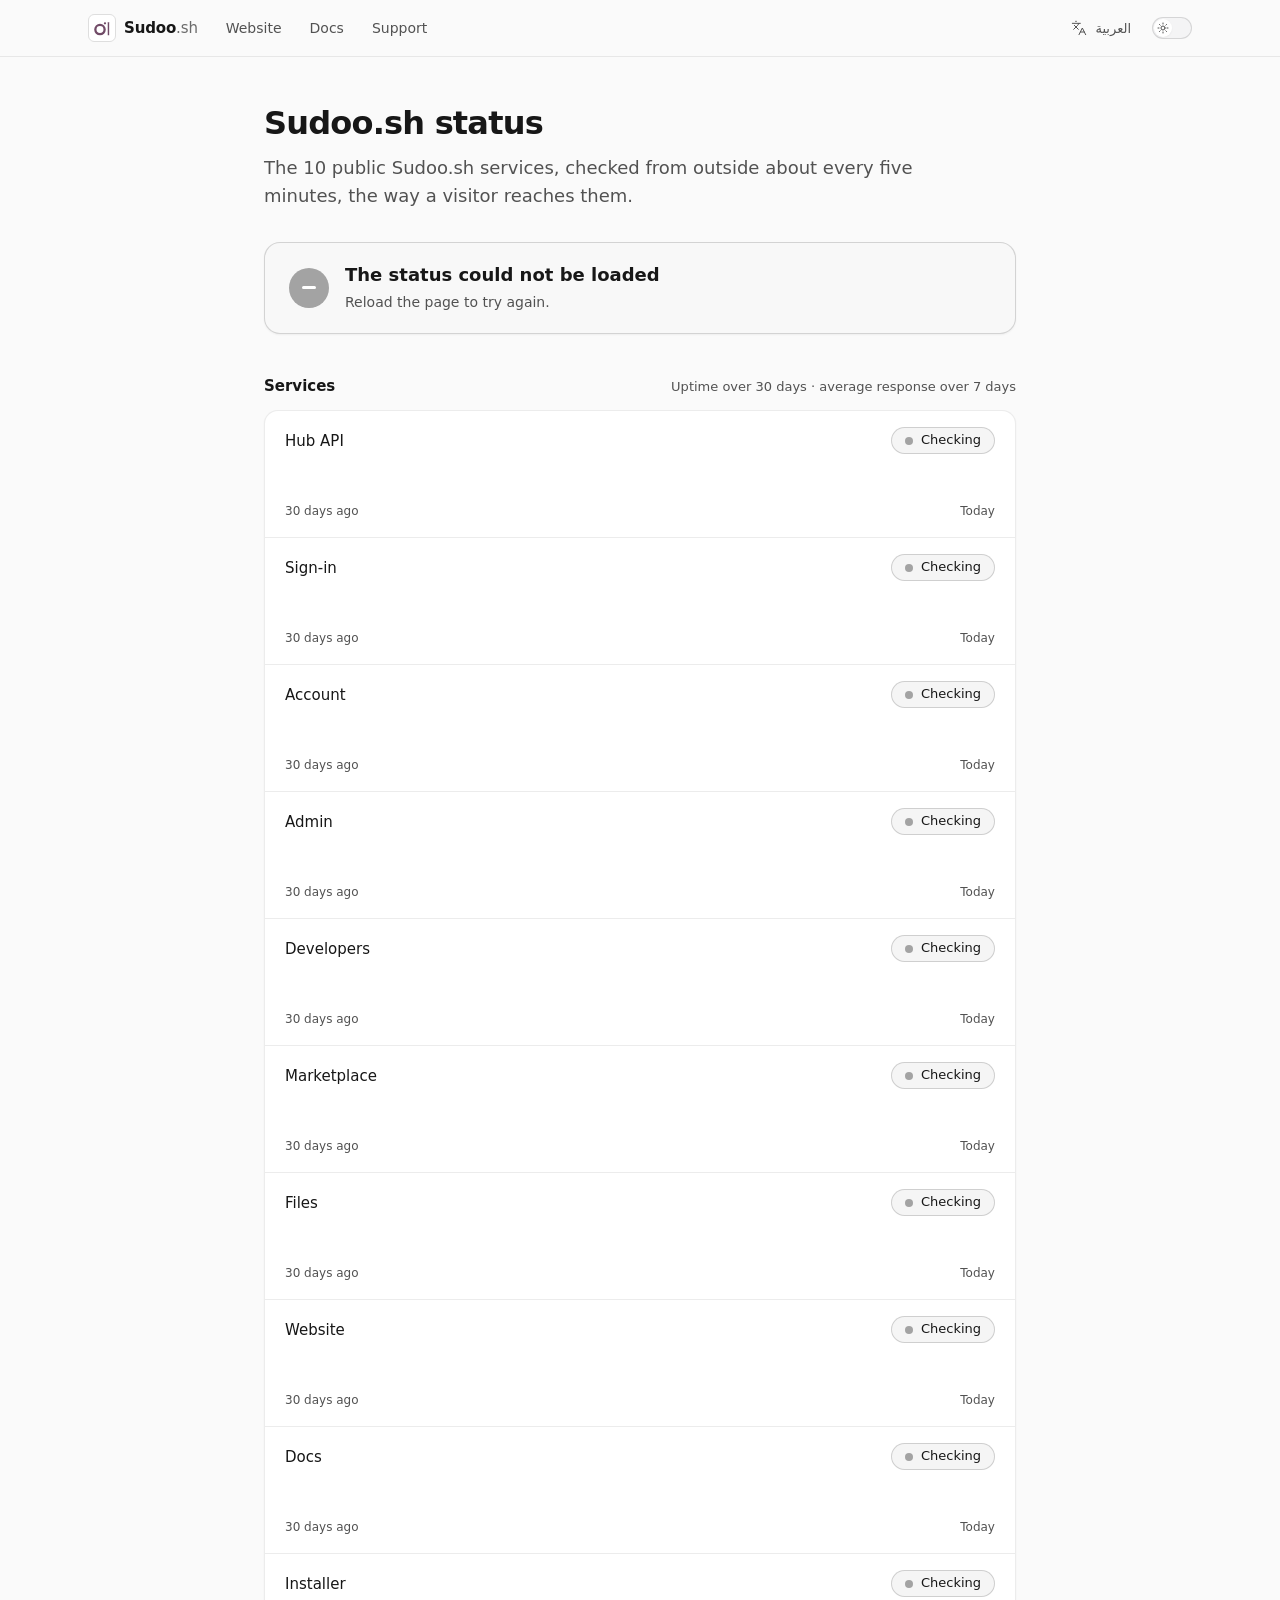
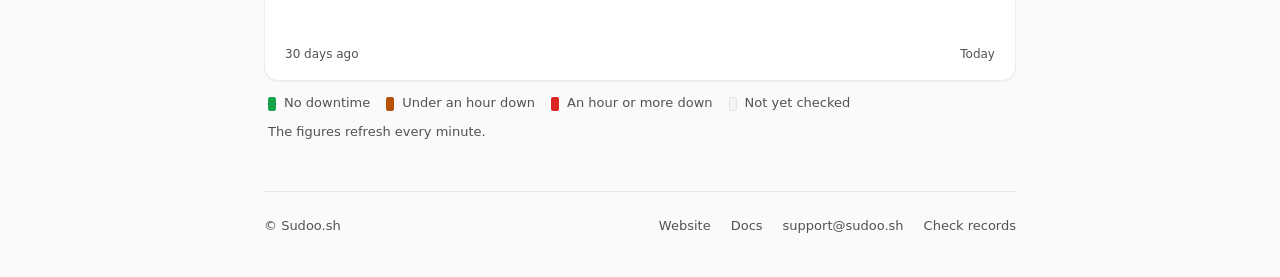
<file: index.html>
<!doctype html>
<html lang="en" dir="ltr">
  <head>
    <meta charset="utf-8" />
    <meta name="viewport" content="width=device-width, initial-scale=1" />
    <meta
      http-equiv="Content-Security-Policy"
      content="default-src 'none'; script-src 'self'; style-src 'self'; img-src 'self'; connect-src 'self' https://raw.githubusercontent.com https://api.github.com; base-uri 'none'; form-action 'none'"
    />
    <title>Sudoo.sh status</title>
    <meta
      name="description"
      content="Live status of the 10 public Sudoo.sh services: the website, docs, sign-in, account, admin, developers site, marketplace, files, installer and Hub API. Uptime over 30 days and response times."
    />
    <link rel="canonical" href="https://status.sudoo.sh/" />
    <link rel="icon" href="/favicon.svg" type="image/svg+xml" />
    <meta name="color-scheme" content="light dark" />
    <meta name="theme-color" media="(prefers-color-scheme: light)" content="#fafafa" />
    <meta name="theme-color" media="(prefers-color-scheme: dark)" content="#141415" />
    <meta name="referrer" content="strict-origin-when-cross-origin" />
    <script src="/sudoo-boot.js"></script>
    <link rel="stylesheet" href="/sudoo-status.css" />
    <link rel="preconnect" href="https://raw.githubusercontent.com" crossorigin />
    <script src="/sudoo-status.js" defer></script>
  </head>
  <body>
    <a class="skip" href="#main"><span lang="en">Skip to the status</span><span lang="ar">انتقل إلى الحالة</span></a>
    <header class="site-header">
      <div class="wrap site-header-inner">
        <a class="brand" href="https://sudoo.sh" dir="ltr">
          <svg class="mark" viewBox="0 0 64 64" width="28" height="28" aria-hidden="true" focusable="false">
            <rect class="mark-tile" width="64" height="64" rx="14"></rect>
            <circle class="mark-ring" cx="27.4" cy="35.6" r="10.6" fill="none" stroke-width="5.3"></circle>
            <circle class="mark-ink" cx="38.8" cy="21.3" r="2.65"></circle>
            <rect class="mark-ink" x="45.1" y="18.8" width="3.3" height="29.7" rx="0.4"></rect>
          </svg>
          <span>Sudoo<span class="tld">.sh</span></span>
        </a>
        <nav class="nav-links" aria-label="Sudoo.sh">
          <a class="nav-link" href="https://sudoo.sh"><span lang="en">Website</span><span lang="ar">الموقع</span></a>
          <a class="nav-link" href="https://docs.sudoo.sh"><span lang="en">Docs</span><span lang="ar">التوثيق</span></a>
          <a class="nav-link" href="mailto:support@sudoo.sh"><span lang="en">Support</span><span lang="ar">الدعم</span></a>
        </nav>
        <div class="header-actions">
          <button type="button" class="btn btn-ghost btn-sm switch-language" data-switch-language>
            <svg viewBox="0 0 24 24" aria-hidden="true" focusable="false"><path d="m5 8 6 6M4 14l6-6 2-3M2 5h12M7 2h1M22 22l-5-10-5 10M14 18h6"></path></svg>
            <span lang="ar">English</span><span lang="en">العربية</span>
          </button>
          <button
            type="button"
            role="switch"
            aria-checked="false"
            class="theme-switch"
            data-theme-toggle
            aria-label="Dark theme"
          >
            <span class="theme-switch-thumb">
              <span class="theme-switch-icon">
                <svg class="theme-switch-sun" viewBox="0 0 24 24" aria-hidden="true" focusable="false"><circle cx="12" cy="12" r="4"></circle><path d="M12 2v2M12 20v2M4.93 4.93l1.41 1.41M17.66 17.66l1.41 1.41M2 12h2M20 12h2M6.34 17.66l-1.41 1.41M19.07 4.93l-1.41 1.41"></path></svg>
                <svg class="theme-switch-moon" viewBox="0 0 24 24" aria-hidden="true" focusable="false"><path d="M12 3a6 6 0 0 0 9 9 9 9 0 1 1-9-9Z"></path></svg>
              </span>
            </span>
          </button>
        </div>
      </div>
    </header>
    <main id="main" class="wrap-narrow">
      <h1><span lang="en">Sudoo.sh status</span><span lang="ar">حالة Sudoo.sh</span></h1>
      <p class="lead">
        <span lang="en">The 10 public Sudoo.sh services, checked from outside about every five minutes, the way a visitor reaches them.</span>
        <span lang="ar">خدمات Sudoo.sh العامة العشر، نتحقق منها من الخارج كل خمس دقائق تقريبًا، كما يصل إليها الزائر.</span>
      </p>
      <section class="overall" data-overall="checking" aria-live="polite" aria-atomic="true">
        <span class="overall-mark" aria-hidden="true"></span>
        <div class="overall-text">
          <p class="overall-title">
            <span data-overall-text="checking"><span lang="en">Checking the services…</span><span lang="ar">جارٍ التحقق من الخدمات…</span></span>
            <span data-overall-text="up"><span lang="en">All services are working</span><span lang="ar">جميع الخدمات تعمل</span></span>
            <span data-overall-text="degraded"><span lang="en">Some services are slow</span><span lang="ar">بعض الخدمات بطيئة</span></span>
            <span data-overall-text="down"><span lang="en">Some services are down</span><span lang="ar">بعض الخدمات متوقفة</span></span>
            <span data-overall-text="unknown"><span lang="en">The status could not be loaded</span><span lang="ar">تعذّر تحميل الحالة</span></span>
          </p>
          <p class="overall-detail" data-overall-detail>&nbsp;</p>
        </div>
      </section>
      <section aria-labelledby="services-heading">
        <div class="list-head">
          <h2 id="services-heading"><span lang="en">Services</span><span lang="ar">الخدمات</span></h2>
          <span class="list-note"><span lang="en">Uptime over 30 days · average response over 7 days</span><span lang="ar">التوفر خلال 30 يومًا · متوسط الاستجابة خلال 7 أيام</span></span>
        </div>
        <ul class="services">
          <li class="service" data-slug="hub-api">
            <div class="service-head">
              <a class="name" href="/history/hub-api"><span lang="en">Hub API</span><span lang="ar">واجهة Hub البرمجية</span></a>
              <span class="time" data-field="time"></span>
              <span class="state"><span class="dot" aria-hidden="true"></span><span data-field="state"><span lang="en">Checking</span><span lang="ar">جارٍ التحقق</span></span></span>
            </div>
            <div class="days" data-field="days" role="img" aria-label="Last 30 days"></div>
            <div class="days-legend">
              <span><span lang="en">30 days ago</span><span lang="ar">قبل 30 يومًا</span></span>
              <span data-field="uptime"></span>
              <span><span lang="en">Today</span><span lang="ar">اليوم</span></span>
            </div>
          </li>
          <li class="service" data-slug="sign-in">
            <div class="service-head">
              <a class="name" href="/history/sign-in"><span lang="en">Sign-in</span><span lang="ar">تسجيل الدخول</span></a>
              <span class="time" data-field="time"></span>
              <span class="state"><span class="dot" aria-hidden="true"></span><span data-field="state"><span lang="en">Checking</span><span lang="ar">جارٍ التحقق</span></span></span>
            </div>
            <div class="days" data-field="days" role="img" aria-label="Last 30 days"></div>
            <div class="days-legend">
              <span><span lang="en">30 days ago</span><span lang="ar">قبل 30 يومًا</span></span>
              <span data-field="uptime"></span>
              <span><span lang="en">Today</span><span lang="ar">اليوم</span></span>
            </div>
          </li>
          <li class="service" data-slug="account">
            <div class="service-head">
              <a class="name" href="/history/account"><span lang="en">Account</span><span lang="ar">الحساب</span></a>
              <span class="time" data-field="time"></span>
              <span class="state"><span class="dot" aria-hidden="true"></span><span data-field="state"><span lang="en">Checking</span><span lang="ar">جارٍ التحقق</span></span></span>
            </div>
            <div class="days" data-field="days" role="img" aria-label="Last 30 days"></div>
            <div class="days-legend">
              <span><span lang="en">30 days ago</span><span lang="ar">قبل 30 يومًا</span></span>
              <span data-field="uptime"></span>
              <span><span lang="en">Today</span><span lang="ar">اليوم</span></span>
            </div>
          </li>
          <li class="service" data-slug="admin">
            <div class="service-head">
              <a class="name" href="/history/admin"><span lang="en">Admin</span><span lang="ar">الإدارة</span></a>
              <span class="time" data-field="time"></span>
              <span class="state"><span class="dot" aria-hidden="true"></span><span data-field="state"><span lang="en">Checking</span><span lang="ar">جارٍ التحقق</span></span></span>
            </div>
            <div class="days" data-field="days" role="img" aria-label="Last 30 days"></div>
            <div class="days-legend">
              <span><span lang="en">30 days ago</span><span lang="ar">قبل 30 يومًا</span></span>
              <span data-field="uptime"></span>
              <span><span lang="en">Today</span><span lang="ar">اليوم</span></span>
            </div>
          </li>
          <li class="service" data-slug="developers">
            <div class="service-head">
              <a class="name" href="/history/developers"><span lang="en">Developers</span><span lang="ar">بوابة المطوّرين</span></a>
              <span class="time" data-field="time"></span>
              <span class="state"><span class="dot" aria-hidden="true"></span><span data-field="state"><span lang="en">Checking</span><span lang="ar">جارٍ التحقق</span></span></span>
            </div>
            <div class="days" data-field="days" role="img" aria-label="Last 30 days"></div>
            <div class="days-legend">
              <span><span lang="en">30 days ago</span><span lang="ar">قبل 30 يومًا</span></span>
              <span data-field="uptime"></span>
              <span><span lang="en">Today</span><span lang="ar">اليوم</span></span>
            </div>
          </li>
          <li class="service" data-slug="marketplace">
            <div class="service-head">
              <a class="name" href="/history/marketplace"><span lang="en">Marketplace</span><span lang="ar">متجر الإضافات</span></a>
              <span class="time" data-field="time"></span>
              <span class="state"><span class="dot" aria-hidden="true"></span><span data-field="state"><span lang="en">Checking</span><span lang="ar">جارٍ التحقق</span></span></span>
            </div>
            <div class="days" data-field="days" role="img" aria-label="Last 30 days"></div>
            <div class="days-legend">
              <span><span lang="en">30 days ago</span><span lang="ar">قبل 30 يومًا</span></span>
              <span data-field="uptime"></span>
              <span><span lang="en">Today</span><span lang="ar">اليوم</span></span>
            </div>
          </li>
          <li class="service" data-slug="files">
            <div class="service-head">
              <a class="name" href="/history/files"><span lang="en">Files</span><span lang="ar">الملفات</span></a>
              <span class="time" data-field="time"></span>
              <span class="state"><span class="dot" aria-hidden="true"></span><span data-field="state"><span lang="en">Checking</span><span lang="ar">جارٍ التحقق</span></span></span>
            </div>
            <div class="days" data-field="days" role="img" aria-label="Last 30 days"></div>
            <div class="days-legend">
              <span><span lang="en">30 days ago</span><span lang="ar">قبل 30 يومًا</span></span>
              <span data-field="uptime"></span>
              <span><span lang="en">Today</span><span lang="ar">اليوم</span></span>
            </div>
          </li>
          <li class="service" data-slug="website">
            <div class="service-head">
              <a class="name" href="/history/website"><span lang="en">Website</span><span lang="ar">الموقع</span></a>
              <span class="time" data-field="time"></span>
              <span class="state"><span class="dot" aria-hidden="true"></span><span data-field="state"><span lang="en">Checking</span><span lang="ar">جارٍ التحقق</span></span></span>
            </div>
            <div class="days" data-field="days" role="img" aria-label="Last 30 days"></div>
            <div class="days-legend">
              <span><span lang="en">30 days ago</span><span lang="ar">قبل 30 يومًا</span></span>
              <span data-field="uptime"></span>
              <span><span lang="en">Today</span><span lang="ar">اليوم</span></span>
            </div>
          </li>
          <li class="service" data-slug="docs">
            <div class="service-head">
              <a class="name" href="/history/docs"><span lang="en">Docs</span><span lang="ar">التوثيق</span></a>
              <span class="time" data-field="time"></span>
              <span class="state"><span class="dot" aria-hidden="true"></span><span data-field="state"><span lang="en">Checking</span><span lang="ar">جارٍ التحقق</span></span></span>
            </div>
            <div class="days" data-field="days" role="img" aria-label="Last 30 days"></div>
            <div class="days-legend">
              <span><span lang="en">30 days ago</span><span lang="ar">قبل 30 يومًا</span></span>
              <span data-field="uptime"></span>
              <span><span lang="en">Today</span><span lang="ar">اليوم</span></span>
            </div>
          </li>
          <li class="service" data-slug="installer">
            <div class="service-head">
              <a class="name" href="/history/installer"><span lang="en">Installer</span><span lang="ar">المثبّت</span></a>
              <span class="time" data-field="time"></span>
              <span class="state"><span class="dot" aria-hidden="true"></span><span data-field="state"><span lang="en">Checking</span><span lang="ar">جارٍ التحقق</span></span></span>
            </div>
            <div class="days" data-field="days" role="img" aria-label="Last 30 days"></div>
            <div class="days-legend">
              <span><span lang="en">30 days ago</span><span lang="ar">قبل 30 يومًا</span></span>
              <span data-field="uptime"></span>
              <span><span lang="en">Today</span><span lang="ar">اليوم</span></span>
            </div>
          </li>
        </ul>
        <div class="list-foot">
          <p class="key" aria-hidden="true">
            <span class="key-item"><span class="day" data-day="ok"></span><span lang="en">No downtime</span><span lang="ar">بلا توقف</span></span>
            <span class="key-item"><span class="day" data-day="minor"></span><span lang="en">Under an hour down</span><span lang="ar">توقف أقل من ساعة</span></span>
            <span class="key-item"><span class="day" data-day="major"></span><span lang="en">An hour or more down</span><span lang="ar">توقف ساعة أو أكثر</span></span>
            <span class="key-item"><span class="day" data-day="none"></span><span lang="en">Not yet checked</span><span lang="ar">قبل بدء التحقق</span></span>
          </p>
          <p class="updated" data-updated><span lang="en">The figures refresh every minute.</span><span lang="ar">تتحدث الأرقام كل دقيقة.</span></p>
        </div>
        <noscript><p class="updated">The figures need JavaScript. Each service's history page works without it.</p></noscript>
      </section>
      <!-- after the services, so that it never pushes them down when it appears; the summary card links to it -->
      <section class="incidents" id="incidents" aria-labelledby="incidents-heading" tabindex="-1" hidden>
        <h2 id="incidents-heading"><span lang="en">Open incidents</span><span lang="ar">حوادث مفتوحة</span></h2>
        <ul data-incidents></ul>
      </section>
    </main>
    <footer class="wrap-narrow">
      <div class="footer-inner">
        <p>© Sudoo.sh</p>
        <nav aria-label="More">
          <a href="https://sudoo.sh"><span lang="en">Website</span><span lang="ar">الموقع</span></a>
          <a href="https://docs.sudoo.sh"><span lang="en">Docs</span><span lang="ar">التوثيق</span></a>
          <a href="mailto:support@sudoo.sh">support@sudoo.sh</a>
          <a href="https://github.com/Sudoo-sh/status-page"><span lang="en">Check records</span><span lang="ar">سجلات الفحص</span></a>
        </nav>
      </div>
    </footer>
  </body>
</html>
</file>
<file: sudoo-status.css>
/* Sudoo.sh design tokens: sudoo-website/src/styles/sudoo-tokens.css, copied unchanged. Everything below uses them. */
/* Sudoo.sh design tokens: the same values as the panel (odoo-instance-manager/web/src/styles/_tokens.scss).
   Copied unchanged into every Sudoo.sh web property; change them there first, then copy again.
   Light by default; dark follows the system, or [data-theme="dark"|"light"] on <html>. */

:root {
  color-scheme: light;

  /* brand: one accent, and the shade used for text and lines drawn in it */
  --accent: #714b67;
  --accent-ink: #5f3d56;
  --on-accent: #ffffff;
  --accent-soft: color-mix(in oklab, var(--accent) 9%, var(--surface));
  --accent-ring: color-mix(in oklab, var(--accent) 30%, transparent);

  /* graphite ramp */
  --bg: #fafafa;
  --surface: #ffffff;
  --raised: #f4f4f5;
  --hairline: rgb(23 23 23 / 0.08);
  --hairline-strong: rgb(23 23 23 / 0.14);
  --text: #171717;
  --text-2: #525252;
  --text-3: #6b6b6b; /* 4.8:1 on --raised, 5.1:1 on --bg */
  --overlay: rgb(10 10 10 / 0.4);

  /* meaning */
  --positive: #16a34a;
  --negative: #dc2626;
  --caution: #b45309;
  --working: #2563eb;
  --idle: #a3a3a3;

  /* chart series: the accent leads, the rest are quiet */
  --series-1: var(--accent);
  --series-2: #0f766e;
  --series-grid: rgb(23 23 23 / 0.06);

  /* type: the platform's own face first (SF on Apple devices, with its optical sizes), Inter elsewhere */
  --font: -apple-system, BlinkMacSystemFont, "Inter Variable", "Inter", "Segoe UI", system-ui, sans-serif;
  --mono: ui-monospace, "SF Mono", "JetBrains Mono Variable", Menlo, Consolas, monospace;
  --text-12: 0.75rem;
  --text-13: 0.8125rem;
  --text-14: 0.875rem;
  --text-15: 0.9375rem;
  --text-18: 1.125rem;
  --text-28: 1.75rem;
  --text-32: 2rem;

  /* shape */
  --radius-tag: 6px;
  --radius-control: 8px;
  --radius-card: 14px;
  --radius-panel: 16px;
  --shadow-small: 0 1px 2px rgb(0 0 0 / 0.05);
  --shadow-float: 0 8px 24px rgb(0 0 0 / 0.08), 0 1px 2px rgb(0 0 0 / 0.04);

  /* space (4px grid) */
  --s1: 4px;
  --s2: 8px;
  --s3: 12px;
  --s4: 16px;
  --s5: 20px;
  --s6: 24px;
  --s8: 32px;
  --s10: 40px;
  --s12: 48px;
  --sidebar: 256px;
  --topbar: 56px;

  /* materials: translucent chrome over the content that scrolls under it */
  --material: rgb(250 250 250 / 0.72);
  --material-blur: saturate(180%) blur(20px);

  /* motion (Emil Kowalski's standards, Apple's springs translated to curves): */
  /* ease-out for things entering and leaving, ease-in-out for things moving on screen, never ease-in */
  --ease: cubic-bezier(0.23, 1, 0.32, 1);
  --ease-move: cubic-bezier(0.77, 0, 0.175, 1);
  --ease-drawer: cubic-bezier(0.32, 0.72, 0, 1);
  --press: 160ms;
  --quick: 150ms;
  --menu: 180ms;
  --enter: 240ms;
  --sheet: 400ms;
}

@media (prefers-color-scheme: dark) {
  :root:not([data-theme="light"]) {
    color-scheme: dark;
    --accent: #c79bbd;
    --accent-ink: #d9b6d0;
    --on-accent: #1b1219;
    --bg: #141415;
    --surface: #19191b;
    --raised: #232325;
    --hairline: rgb(237 237 237 / 0.08);
    --hairline-strong: rgb(237 237 237 / 0.14);
    --text: #ededed;
    --text-2: #b4b4b9;
    --text-3: #8e8e94;
    --overlay: rgb(0 0 0 / 0.6);
    --positive: #4cc38a;
    --negative: #e5484d;
    --caution: #e0a33d;
    --working: #6c9ef5;
    --idle: #6b6b70;
    --series-2: #5eb8ae;
    --series-grid: rgb(237 237 237 / 0.06);
    --shadow-small: none;
    --shadow-float: 0 12px 32px rgb(0 0 0 / 0.5);
    --material: rgb(20 20 21 / 0.72);
  }
}
:root[data-theme="dark"] {
  color-scheme: dark;
  --accent: #c79bbd;
  --accent-ink: #d9b6d0;
  --on-accent: #1b1219;
  --bg: #141415;
  --surface: #19191b;
  --raised: #232325;
  --hairline: rgb(237 237 237 / 0.08);
  --hairline-strong: rgb(237 237 237 / 0.14);
  --text: #ededed;
  --text-2: #b4b4b9; /* 8.9:1 on --bg: body text in dark read too faint at #a1a1a6 */
  --text-3: #8e8e94; /* 4.8:1 on --raised */
  --overlay: rgb(0 0 0 / 0.6);
  --positive: #4cc38a;
  --negative: #e5484d;
  --caution: #e0a33d;
  --working: #6c9ef5;
  --idle: #6b6b70;
  --series-2: #5eb8ae;
  --series-grid: rgb(237 237 237 / 0.06);
  --shadow-small: none;
  --shadow-float: 0 12px 32px rgb(0 0 0 / 0.5);
  --material: rgb(20 20 21 / 0.72);
}

/* less see-through when asked, and firmer edges for more contrast */
@media (prefers-reduced-transparency: reduce) {
  :root {
    --material: var(--bg);
    --material-blur: none;
  }
}
@media (prefers-contrast: more) {
  :root {
    --hairline: rgb(23 23 23 / 0.3);
    --hairline-strong: rgb(23 23 23 / 0.5);
    --text-3: var(--text-2);
    --material: var(--bg);
    --material-blur: none;
  }
}

/* ------------------------------------------------------------------ status.sudoo.sh (assets/index.html) */
/* Layout, header, buttons and theme switch follow sudoo.sh (sudoo-website src/styles/global.css). No colour here
   that is not a token; tints are tokens mixed with the surface, the way the tokens build --accent-soft. */

/* one language at a time: the page's, as sudoo-boot.js set it */
html:not([lang="ar"]) [lang="ar"],
html[lang="ar"] [lang="en"] {
  display: none;
}

*,
*::before,
*::after {
  box-sizing: border-box;
}
html {
  -webkit-text-size-adjust: 100%;
  background: var(--bg);
}
body {
  margin: 0;
  background: var(--bg);
  color: var(--text);
  font-family: var(--font);
  font-size: var(--text-15);
  line-height: 1.6;
  -webkit-font-smoothing: antialiased;
  -moz-osx-font-smoothing: grayscale;
}
html[lang="ar"] body {
  line-height: 1.7;
}
a {
  color: inherit;
}
:focus-visible {
  outline: 2px solid var(--accent);
  outline-offset: 2px;
  border-radius: var(--radius-tag);
}
.sr {
  position: absolute;
  width: 1px;
  height: 1px;
  overflow: hidden;
  clip-path: inset(50%);
  white-space: nowrap;
}
.skip {
  position: absolute;
  z-index: 60;
  inset-inline-start: var(--s4);
  top: -100px;
  padding: var(--s2) var(--s4);
  border-radius: var(--radius-control);
  background: var(--surface);
  color: var(--text);
  box-shadow: var(--shadow-float);
}
.skip:focus {
  top: var(--s2);
}

.wrap,
.wrap-narrow {
  width: 100%;
  margin-inline: auto;
  padding-inline: var(--s4);
}
.wrap {
  max-width: 72rem;
}
.wrap-narrow {
  max-width: 50rem;
}
@media (min-width: 40rem) {
  .wrap,
  .wrap-narrow {
    padding-inline: var(--s6);
  }
}

/* ---------- header ---------- */

.site-header {
  position: sticky;
  top: 0;
  z-index: 50;
  background: var(--material);
  -webkit-backdrop-filter: var(--material-blur);
  backdrop-filter: var(--material-blur);
  border-bottom: 1px solid var(--hairline);
}
.site-header-inner {
  height: var(--topbar);
  display: flex;
  align-items: center;
  gap: var(--s4);
}
.brand {
  display: inline-flex;
  align-items: center;
  gap: var(--s2);
  font-weight: 600;
  font-size: var(--text-15);
  letter-spacing: -0.01em;
  color: var(--text);
  text-decoration: none;
  border-radius: var(--radius-control);
}
.brand .tld {
  color: var(--text-3);
  font-weight: 500;
}
.mark {
  flex: none;
  display: block;
  border-radius: 21.875%;
  outline: 1px solid var(--hairline-strong);
  outline-offset: -1px;
}
.mark-tile {
  fill: var(--surface);
}
.mark-ring {
  stroke: var(--accent);
}
.mark-ink {
  fill: var(--accent);
}
.nav-links {
  display: none;
  align-items: center;
  gap: var(--s1);
}
@media (min-width: 48rem) {
  .nav-links {
    display: flex;
  }
}
.nav-link {
  display: inline-flex;
  align-items: center;
  height: 32px;
  padding: 0 var(--s3);
  border-radius: var(--radius-control);
  font-size: var(--text-14);
  color: var(--text-2);
  text-decoration: none;
  transition:
    background-color var(--quick) var(--ease),
    color var(--quick) var(--ease);
}
.header-actions {
  margin-inline-start: auto;
  display: flex;
  align-items: center;
  gap: var(--s2);
}
.btn {
  display: inline-flex;
  align-items: center;
  justify-content: center;
  gap: var(--s2);
  min-height: 40px;
  padding: 0 var(--s4);
  border-radius: var(--radius-control);
  border: 1px solid transparent;
  font: inherit;
  font-size: var(--text-14);
  font-weight: 500;
  line-height: 1;
  white-space: nowrap;
  cursor: pointer;
  -webkit-tap-highlight-color: transparent;
  transition:
    transform var(--press) var(--ease),
    background-color var(--quick) var(--ease),
    color var(--quick) var(--ease);
}
.btn:active {
  transform: scale(0.97);
}
.btn svg {
  width: 16px;
  height: 16px;
  flex: none;
  fill: none;
  stroke: currentColor;
  stroke-width: 1.5;
  stroke-linecap: round;
  stroke-linejoin: round;
}
.btn-sm {
  min-height: 32px;
  padding: 0 var(--s3);
  font-size: var(--text-13);
}
.btn-ghost {
  background: transparent;
  color: var(--text-2);
}
@media (hover: hover) and (pointer: fine) {
  .nav-link:hover,
  .btn-ghost:hover {
    color: var(--text);
    background: var(--raised);
  }
}
/* both controls keep their room until the script can run them, so nothing moves when they appear */
.switch-language:not([data-ready]),
.theme-switch:not([data-ready]) {
  visibility: hidden;
}

/* The theme switch of sudoo.sh and docs.sudoo.sh: a 40 x 22 track, an 18 px thumb with a 12 px sun or moon. The
   thumb stays on the left in Arabic too: it shows a state, not a direction. */
.theme-switch {
  position: relative;
  display: block;
  flex: none;
  width: 40px;
  height: 22px;
  padding: 0;
  border-radius: 11px;
  border: 1px solid var(--hairline-strong);
  background: var(--raised);
  cursor: pointer;
  -webkit-tap-highlight-color: transparent;
  transition:
    transform var(--press) var(--ease),
    border-color 250ms var(--ease);
}
.theme-switch::after {
  /* a 44 px target for touch, the track stays 40 x 22 */
  content: "";
  position: absolute;
  inset: -11px -2px;
}
.theme-switch:active {
  transform: scale(0.97);
}
.theme-switch:focus-visible {
  box-shadow: 0 0 0 4px var(--accent-ring);
  border-radius: 11px;
}
@media (hover: hover) and (pointer: fine) {
  .theme-switch:hover {
    border-color: var(--accent-ink);
  }
}
.theme-switch-thumb {
  position: absolute;
  top: 1px;
  left: 1px;
  width: 18px;
  height: 18px;
  border-radius: 50%;
  background: var(--surface);
  box-shadow: var(--shadow-small);
  transition: transform 520ms cubic-bezier(0.34, 1.3, 0.64, 1);
}
.theme-switch-icon {
  position: relative;
  display: block;
  width: 18px;
  height: 18px;
  border-radius: 50%;
  overflow: hidden;
}
.theme-switch-icon svg {
  position: absolute;
  top: 3px;
  left: 3px;
  width: 12px;
  height: 12px;
  fill: none;
  stroke: currentColor;
  stroke-width: 2;
  stroke-linecap: round;
  stroke-linejoin: round;
  color: var(--text-2);
}
.theme-switch-moon {
  opacity: 0;
}
:root[data-theme="dark"] .theme-switch-thumb {
  background: var(--bg);
  transform: translateX(18px) rotate(360deg);
}
:root[data-theme="dark"] .theme-switch-icon svg {
  color: var(--text);
}
:root[data-theme="dark"] .theme-switch-sun {
  opacity: 0;
}
:root[data-theme="dark"] .theme-switch-moon {
  opacity: 1;
}
@media (prefers-color-scheme: dark) {
  :root:not([data-theme="light"]) .theme-switch-thumb {
    background: var(--bg);
    transform: translateX(18px) rotate(360deg);
  }
  :root:not([data-theme="light"]) .theme-switch-icon svg {
    color: var(--text);
  }
  :root:not([data-theme="light"]) .theme-switch-sun {
    opacity: 0;
  }
  :root:not([data-theme="light"]) .theme-switch-moon {
    opacity: 1;
  }
}

/* ---------- page ---------- */

main {
  padding-block: var(--s12) var(--s12);
}
h1 {
  margin: 0;
  font-size: var(--text-32);
  font-weight: 700;
  line-height: 1.15;
  letter-spacing: -0.025em;
}
h2 {
  margin: 0;
  font-size: var(--text-15);
  font-weight: 600;
}
html[lang="ar"] :is(h1, h2, .brand) {
  letter-spacing: normal;
}
html[lang="ar"] h1 {
  line-height: 1.3;
}
.lead {
  max-width: 60ch;
  margin: var(--s3) 0 var(--s8);
  color: var(--text-2);
  font-size: var(--text-18);
  line-height: 1.55;
}
@media (max-width: 40rem) {
  main {
    padding-block-start: var(--s8);
  }
  h1 {
    font-size: var(--text-28);
  }
  .lead {
    font-size: var(--text-15);
    margin-bottom: var(--s6);
  }
}

/* the colour of a state, used by the dots, the summary card and the day bars */
.overall,
.service {
  --tone: var(--idle);
}
[data-tone="up"] {
  --tone: var(--positive);
}
[data-tone="degraded"] {
  --tone: var(--caution);
}
[data-tone="down"] {
  --tone: var(--negative);
}

.dot {
  flex: none;
  width: 8px;
  height: 8px;
  border-radius: 50%;
  background: var(--tone, var(--idle));
}

/* summary card */
.overall {
  display: flex;
  align-items: center;
  gap: var(--s4);
  min-height: 88px;
  margin-bottom: var(--s10);
  padding: var(--s5) var(--s6);
  border: 1px solid color-mix(in oklab, var(--tone) 28%, var(--hairline));
  border-radius: var(--radius-panel);
  background: color-mix(in oklab, var(--tone) 7%, var(--surface));
  box-shadow: var(--shadow-small);
}
.overall-mark {
  position: relative;
  flex: none;
  width: 40px;
  height: 40px;
  border-radius: 50%;
  background: var(--tone);
}
.overall-mark::before {
  /* a tick for up, a bar for the rest, drawn with borders so no icon file or inline style is needed */
  content: "";
  position: absolute;
  inset: 0;
  margin: auto;
  width: 14px;
  height: 3px;
  border-radius: 2px;
  background: var(--surface);
}
.overall[data-overall="up"] .overall-mark::before {
  width: 8px;
  height: 15px;
  border: solid var(--surface);
  border-width: 0 3px 3px 0;
  border-radius: 1px;
  background: none;
  transform: translateY(-2px) rotate(45deg);
}
.overall[data-overall="checking"] .overall-mark {
  background: var(--raised);
  box-shadow: inset 0 0 0 1px var(--hairline-strong);
}
.overall[data-overall="checking"] .overall-mark::before {
  background: var(--idle);
}
.overall p {
  margin: 0;
}
.overall-title {
  font-size: var(--text-18);
  font-weight: 600;
  line-height: 1.35;
}
.overall-detail {
  margin-top: var(--s1) !important;
  color: var(--text-2);
  font-size: var(--text-14);
}
/* only the sentence that matches the state */
.overall[data-overall="checking"] [data-overall-text]:not([data-overall-text="checking"]),
.overall[data-overall="up"] [data-overall-text]:not([data-overall-text="up"]),
.overall[data-overall="degraded"] [data-overall-text]:not([data-overall-text="degraded"]),
.overall[data-overall="down"] [data-overall-text]:not([data-overall-text="down"]),
.overall[data-overall="unknown"] [data-overall-text]:not([data-overall-text="unknown"]) {
  display: none;
}

/* incidents */
.incidents {
  margin-top: var(--s10);
}
.incidents:focus {
  outline: none;
}
.overall-detail a {
  color: var(--text);
  text-underline-offset: 3px;
}
.incidents ul {
  margin: var(--s3) 0 0;
  padding: 0;
  list-style: none;
}
.incidents li {
  display: flex;
  flex-wrap: wrap;
  align-items: baseline;
  gap: var(--s1) var(--s3);
  padding: var(--s3) var(--s4);
  border: 1px solid var(--hairline);
  border-inline-start: 3px solid var(--negative);
  border-radius: var(--radius-control);
  background: var(--surface);
}
.incidents li + li {
  margin-top: var(--s2);
}
.incidents a {
  font-weight: 500;
  text-decoration-color: var(--hairline-strong);
  text-underline-offset: 3px;
}
.incidents .when {
  color: var(--text-2);
  font-size: var(--text-13);
}

/* services */
.list-head {
  display: flex;
  flex-wrap: wrap;
  align-items: baseline;
  justify-content: space-between;
  gap: var(--s1) var(--s4);
  margin-bottom: var(--s3);
}
.list-note {
  color: var(--text-2);
  font-size: var(--text-13);
}
.services {
  margin: 0;
  padding: 0;
  list-style: none;
  border: 1px solid var(--hairline);
  border-radius: var(--radius-card);
  background: var(--surface);
  box-shadow: var(--shadow-small);
}
.service {
  padding: var(--s4) var(--s5);
}
.service + .service {
  border-top: 1px solid var(--hairline);
}
.service-head {
  display: flex;
  align-items: center;
  gap: var(--s3);
  margin-bottom: var(--s3);
}
.service .name {
  margin-inline-end: auto;
  font-weight: 500;
  text-decoration: none;
  overflow-wrap: anywhere;
}
.service .name:hover {
  text-decoration: underline;
  text-decoration-color: var(--hairline-strong);
  text-underline-offset: 3px;
}
.service .time {
  color: var(--text-2);
  font-family: var(--mono);
  font-size: var(--text-12);
  font-variant-numeric: tabular-nums;
  white-space: nowrap;
}
.service .state {
  display: inline-flex;
  align-items: center;
  gap: var(--s2);
  min-width: 6.5rem;
  justify-content: center;
  padding: 2px var(--s3);
  border: 1px solid color-mix(in oklab, var(--tone) 30%, var(--hairline));
  border-radius: 999px;
  background: color-mix(in oklab, var(--tone) 10%, var(--surface));
  color: var(--text);
  font-size: var(--text-13);
  font-weight: 500;
  white-space: nowrap;
}

/* thirty days, oldest first (on the right in Arabic) */
.days {
  display: grid;
  grid-template-columns: repeat(30, minmax(0, 1fr));
  gap: 3px;
  height: 28px;
}
.day {
  display: block;
  min-width: 0;
  border-radius: 2px;
  background: var(--raised);
  box-shadow: inset 0 0 0 1px var(--hairline);
}
.day[data-day="ok"] {
  background: var(--positive);
  box-shadow: none;
}
.day[data-day="minor"] {
  background: var(--caution);
  box-shadow: none;
}
.day[data-day="major"] {
  background: var(--negative);
  box-shadow: none;
}
@media (hover: hover) and (pointer: fine) {
  .days .day {
    transition: opacity var(--quick) var(--ease);
  }
  .days:hover .day:not(:hover) {
    opacity: 0.55;
  }
}
.days-legend {
  display: flex;
  justify-content: space-between;
  gap: var(--s3);
  margin-top: var(--s2);
  color: var(--text-2);
  font-size: var(--text-12);
}
.days-legend [data-field="uptime"] {
  color: var(--text);
  font-variant-numeric: tabular-nums;
}

.list-foot {
  display: flex;
  flex-wrap: wrap;
  justify-content: space-between;
  gap: var(--s2) var(--s6);
  margin-top: var(--s3);
  padding-inline: var(--s1);
  color: var(--text-2);
  font-size: var(--text-13);
}
.list-foot p,
noscript p {
  margin: 0;
}
.key {
  display: flex;
  flex-wrap: wrap;
  gap: var(--s1) var(--s4);
}
.key-item {
  display: inline-flex;
  align-items: center;
  gap: var(--s2);
}
.key .day {
  width: 8px;
  height: 14px;
}

.footer-inner {
  display: flex;
  flex-wrap: wrap;
  justify-content: space-between;
  gap: var(--s2) var(--s6);
  padding-block: var(--s6) var(--s10);
  border-top: 1px solid var(--hairline);
  color: var(--text-2);
  font-size: var(--text-13);
}
footer p {
  margin: 0;
}
footer nav {
  display: flex;
  flex-wrap: wrap;
  gap: var(--s1) var(--s5);
}
footer a {
  text-decoration: none;
}
footer a:hover {
  color: var(--text);
  text-decoration: underline;
  text-underline-offset: 3px;
}

@media (max-width: 40rem) {
  .overall {
    padding: var(--s4);
    gap: var(--s3);
    min-height: 80px;
  }
  .overall-mark {
    width: 32px;
    height: 32px;
  }
  .service {
    padding: var(--s4);
  }
  .service .state {
    min-width: 5.5rem;
  }
  .days {
    gap: 2px;
    height: 24px;
  }
}
@media (prefers-reduced-motion: reduce) {
  *,
  *::before,
  *::after {
    transition: none !important;
    scroll-behavior: auto !important;
  }
}
</file>
